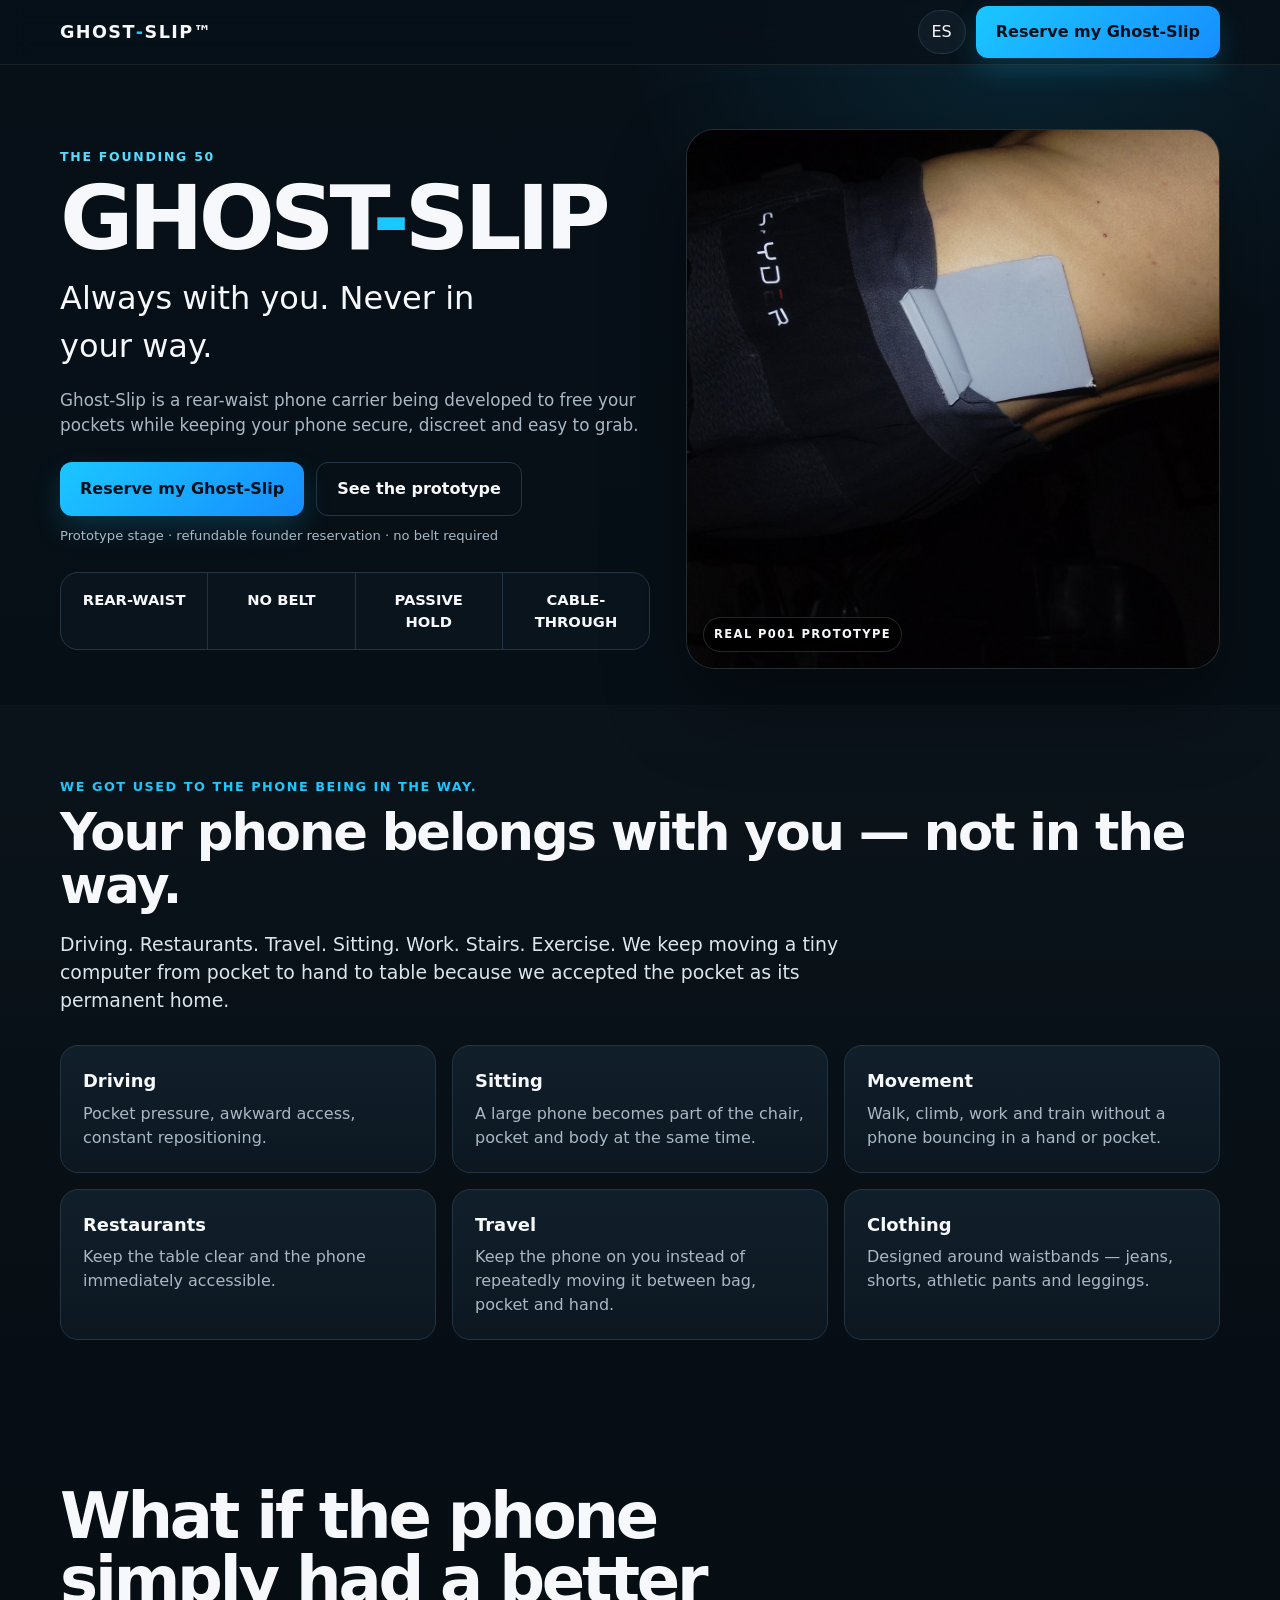
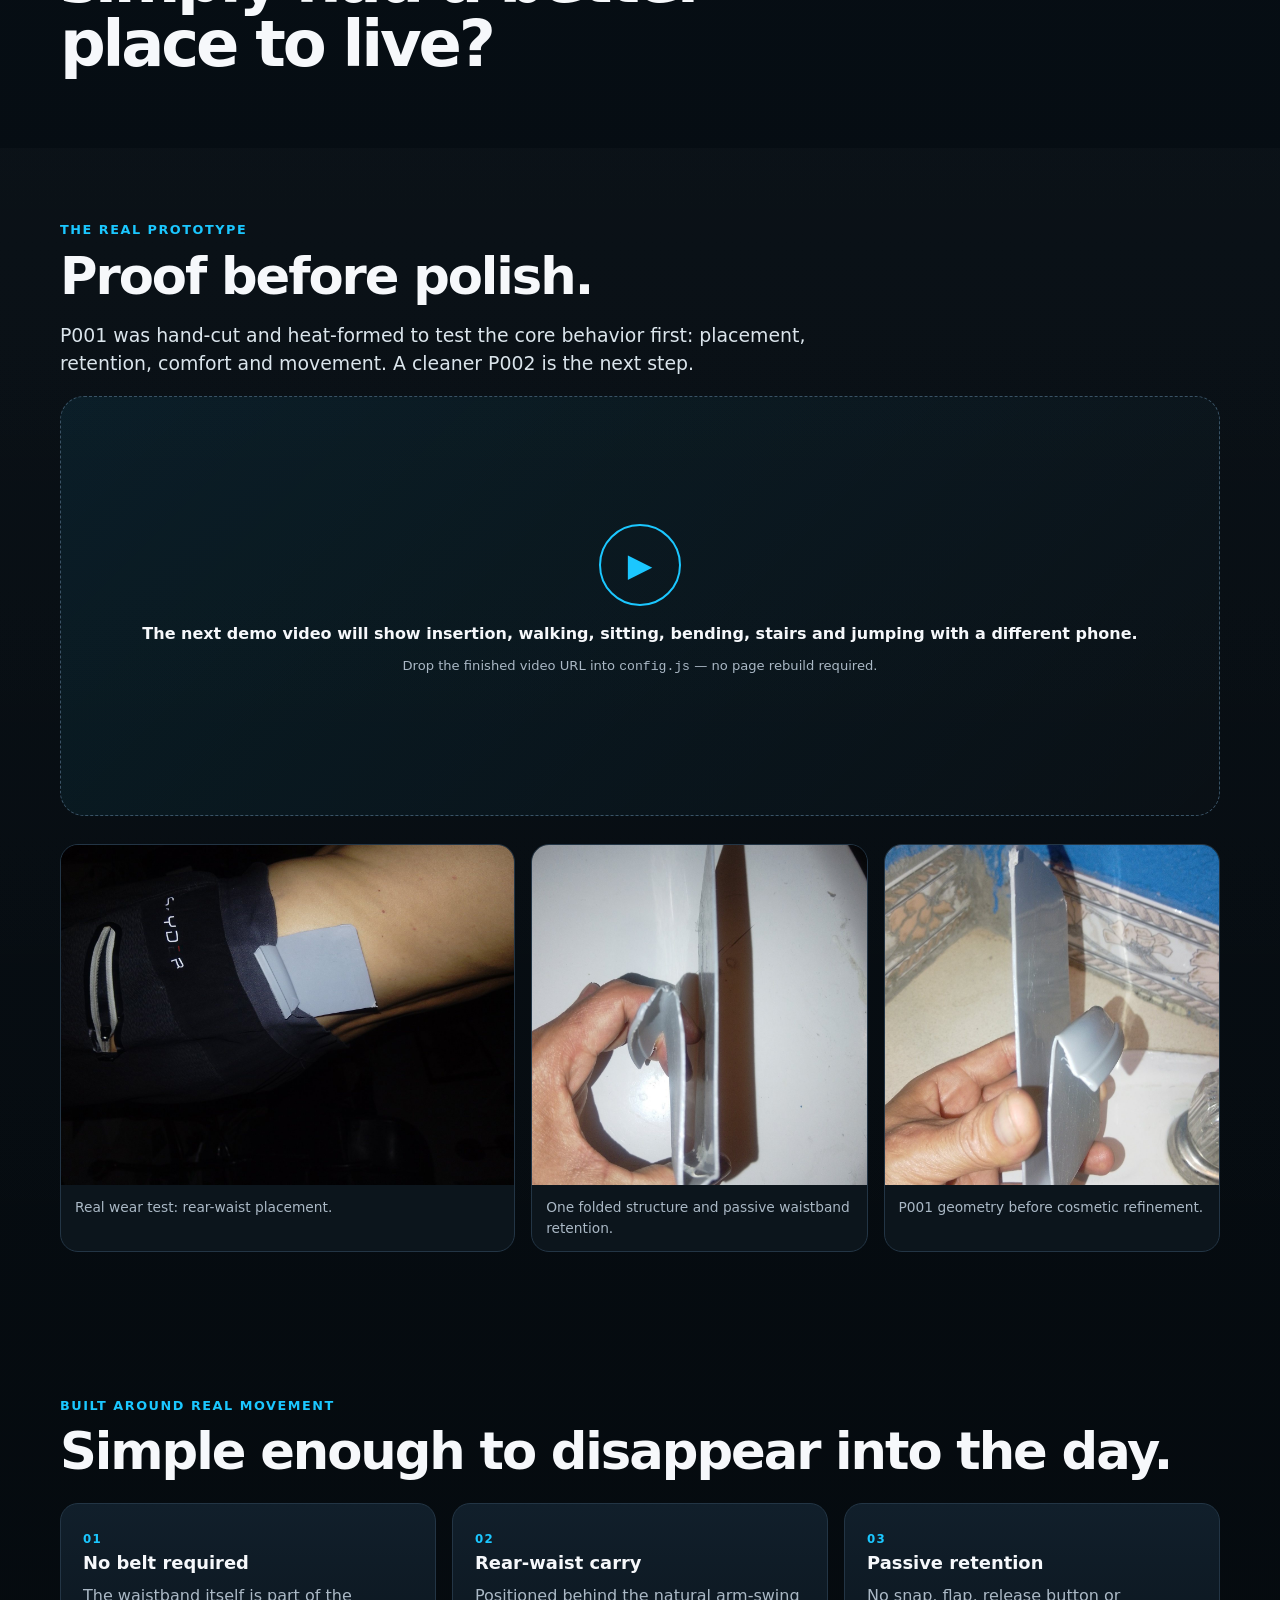
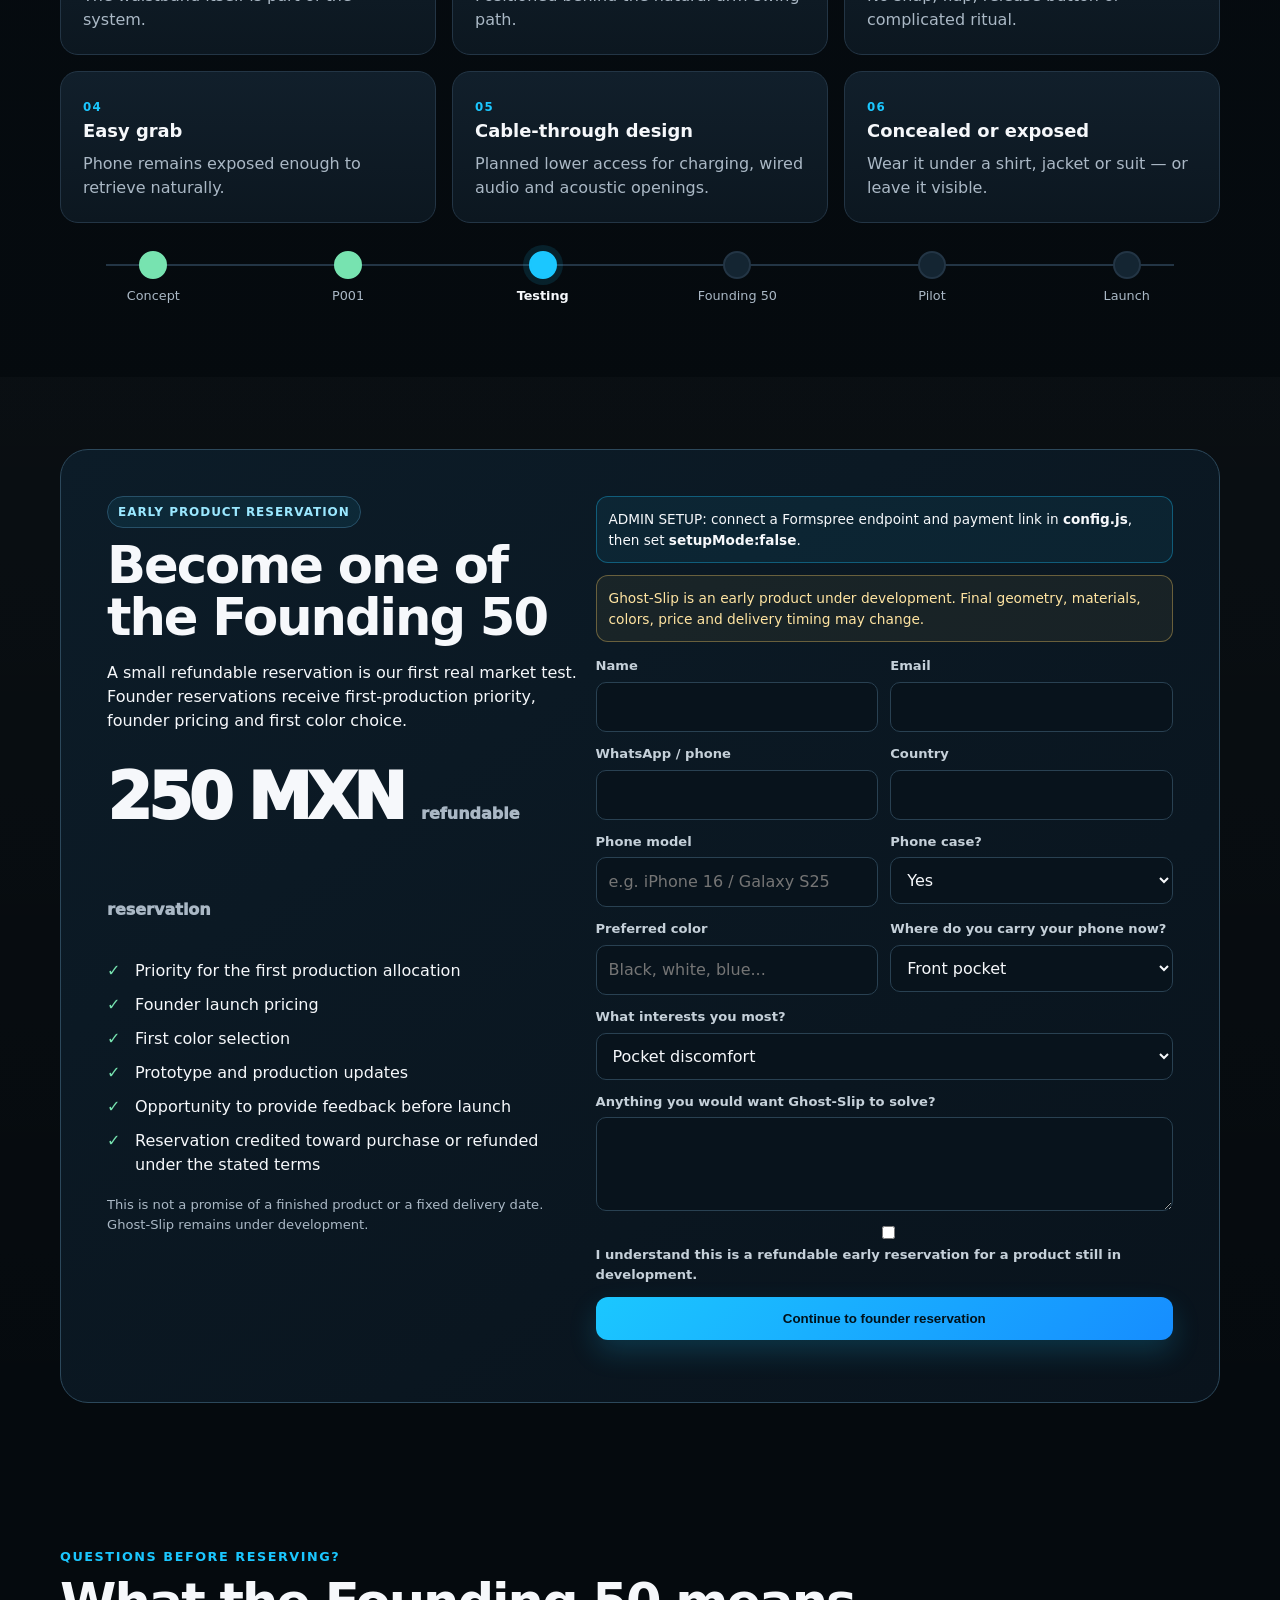
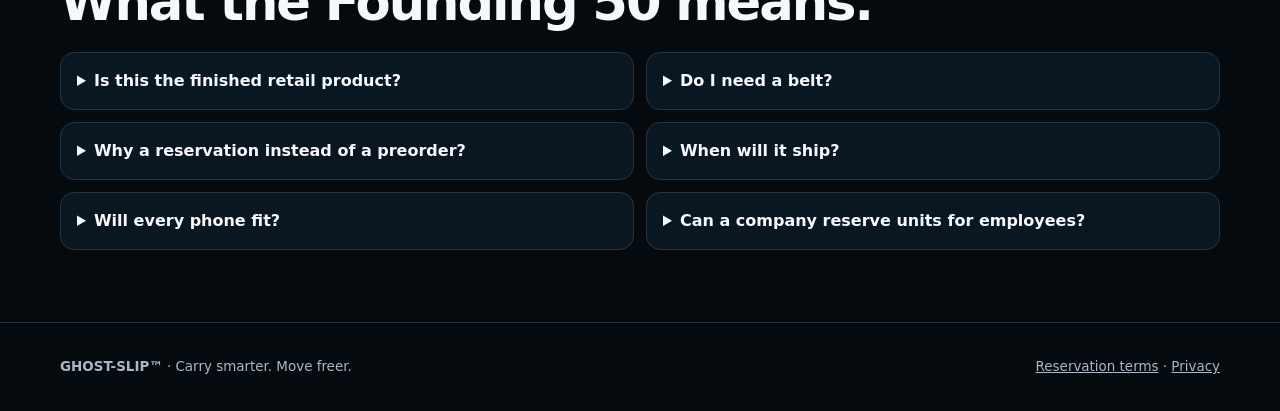
<file: GHOStWebPag/index.html>
<!doctype html>
<html lang="en">
<head>
<meta charset="utf-8">
<meta name="viewport" content="width=device-width,initial-scale=1">
<title>Ghost-Slip™ — The Founding 50</title>
<meta name="description" content="Ghost-Slip rear-waist phone carry. Always with you. Never in your way. Reserve one of the Founding 50.">
<meta property="og:title" content="Ghost-Slip™ — The Founding 50">
<meta property="og:description" content="Your phone belongs with you — not in the way.">
<meta property="og:image" content="assets/prototype-worn.jpg">
<link rel="stylesheet" href="styles.css">
<script defer src="config.js"></script>
<script defer src="app.js"></script>
</head>
<body>
<header class="topbar">
  <div class="wrap nav">
    <div class="brand">GHOST<b>-</b>SLIP™</div>
    <div class="nav-right">
      <button class="lang" id="langBtn" type="button">ES</button>
      <a class="cta" href="#reserve" data-i18n="reserve">Reserve my Ghost-Slip</a>
    </div>
  </div>
</header>

<main>
<section class="hero">
  <div class="wrap hero-grid">
    <div>
      <div class="eyebrow" id="campaignName">The Founding 50</div>
      <h1>GHOST<span>-</span>SLIP</h1>
      <p class="subhead" data-i18n="title">Always with you. Never in your way.</p>
      <p class="lede" data-i18n="lede">Ghost-Slip is a rear-waist phone carrier being developed to free your pockets while keeping your phone secure, discreet and easy to grab.</p>
      <div class="hero-actions">
        <a class="cta" href="#reserve" data-i18n="reserve">Reserve my Ghost-Slip</a>
        <a class="cta secondary" href="#prototype" data-i18n="watch">See the prototype</a>
      </div>
      <p class="micro">Prototype stage · refundable founder reservation · no belt required</p>
      <div class="trust-strip">
        <div>REAR-WAIST</div><div>NO BELT</div><div>PASSIVE HOLD</div><div>CABLE-THROUGH</div>
      </div>
    </div>
    <div class="hero-photo">
      <img src="assets/prototype-worn.jpg" alt="Real Ghost-Slip P001 prototype worn at the rear waist">
    </div>
  </div>
</section>

<section class="section alt">
  <div class="wrap">
    <div class="kicker" data-i18n="problem">We got used to the phone being in the way.</div>
    <h2 data-i18n="hero">Your phone belongs with you — not in the way.</h2>
    <p class="big" data-i18n="problemText">Driving. Restaurants. Travel. Sitting. Work. Stairs. Exercise. We keep moving a tiny computer from pocket to hand to table because we accepted the pocket as its permanent home.</p>
    <div class="problem-grid">
      <article class="card"><strong>Driving</strong><p>Pocket pressure, awkward access, constant repositioning.</p></article>
      <article class="card"><strong>Sitting</strong><p>A large phone becomes part of the chair, pocket and body at the same time.</p></article>
      <article class="card"><strong>Movement</strong><p>Walk, climb, work and train without a phone bouncing in a hand or pocket.</p></article>
      <article class="card"><strong>Restaurants</strong><p>Keep the table clear and the phone immediately accessible.</p></article>
      <article class="card"><strong>Travel</strong><p>Keep the phone on you instead of repeatedly moving it between bag, pocket and hand.</p></article>
      <article class="card"><strong>Clothing</strong><p>Designed around waistbands — jeans, shorts, athletic pants and leggings.</p></article>
    </div>
  </div>
</section>

<section class="section">
  <div class="wrap">
    <div class="statement" data-i18n="answer">What if the phone simply had a <em>better place to live?</em></div>
  </div>
</section>

<section class="section alt" id="prototype">
  <div class="wrap">
    <div class="kicker" data-i18n="demo">The real prototype</div>
    <h2>Proof before polish.</h2>
    <p class="big">P001 was hand-cut and heat-formed to test the core behavior first: placement, retention, comfort and movement. A cleaner P002 is the next step.</p>
    <div class="video-shell" id="videoShell">
      <div class="video-placeholder">
        <div class="play">▶</div>
        <strong data-i18n="demoText">The next demo video will show insertion, walking, sitting, bending, stairs and jumping with a different phone.</strong>
        <p class="micro">Drop the finished video URL into <code>config.js</code> — no page rebuild required.</p>
      </div>
    </div>
    <div class="gallery">
      <figure><img src="assets/prototype-worn.jpg" alt="Ghost-Slip prototype worn"><figcaption>Real wear test: rear-waist placement.</figcaption></figure>
      <figure><img src="assets/prototype-side.jpg" alt="Ghost-Slip side geometry"><figcaption>One folded structure and passive waistband retention.</figcaption></figure>
      <figure><img src="assets/prototype-perspective.jpg" alt="Ghost-Slip prototype perspective"><figcaption>P001 geometry before cosmetic refinement.</figcaption></figure>
    </div>
  </div>
</section>

<section class="section">
  <div class="wrap">
    <div class="kicker" data-i18n="features">Built around real movement</div>
    <h2>Simple enough to disappear into the day.</h2>
    <div class="feature-grid">
      <article class="card"><span class="feature-num">01</span><strong>No belt required</strong><p>The waistband itself is part of the system.</p></article>
      <article class="card"><span class="feature-num">02</span><strong>Rear-waist carry</strong><p>Positioned behind the natural arm-swing path.</p></article>
      <article class="card"><span class="feature-num">03</span><strong>Passive retention</strong><p>No snap, flap, release button or complicated ritual.</p></article>
      <article class="card"><span class="feature-num">04</span><strong>Easy grab</strong><p>Phone remains exposed enough to retrieve naturally.</p></article>
      <article class="card"><span class="feature-num">05</span><strong>Cable-through design</strong><p>Planned lower access for charging, wired audio and acoustic openings.</p></article>
      <article class="card"><span class="feature-num">06</span><strong>Concealed or exposed</strong><p>Wear it under a shirt, jacket or suit — or leave it visible.</p></article>
    </div>
    <div class="status">
      <div class="step done"><i></i>Concept</div>
      <div class="step done"><i></i>P001</div>
      <div class="step active"><i></i>Testing</div>
      <div class="step"><i></i>Founding 50</div>
      <div class="step"><i></i>Pilot</div>
      <div class="step"><i></i>Launch</div>
    </div>
  </div>
</section>

<section class="section alt" id="reserve">
  <div class="wrap founder-wrap">
    <div class="founder-grid">
      <div>
        <span class="badge">EARLY PRODUCT RESERVATION</span>
        <h2 data-i18n="founding">Become one of the Founding 50</h2>
        <p data-i18n="reserveText">A small refundable reservation is our first real market test. Founder reservations receive first-production priority, founder pricing and first color choice.</p>
        <div class="price"><span id="depositAmount">250 MXN</span> <small>refundable reservation</small></div>
        <ul class="checks">
          <li>Priority for the first production allocation</li>
          <li>Founder launch pricing</li>
          <li>First color selection</li>
          <li>Prototype and production updates</li>
          <li>Opportunity to provide feedback before launch</li>
          <li>Reservation credited toward purchase or refunded under the stated terms</li>
        </ul>
        <p class="micro">This is not a promise of a finished product or a fixed delivery date. Ghost-Slip remains under development.</p>
      </div>
      <div>
        <div class="setup-alert">ADMIN SETUP: connect a Formspree endpoint and payment link in <strong>config.js</strong>, then set <strong>setupMode:false</strong>.</div>
        <div class="notice">Ghost-Slip is an early product under development. Final geometry, materials, colors, price and delivery timing may change.</div>
        <form id="reserveForm" class="form">
          <div class="field"><label>Name</label><input required name="name" autocomplete="name"></div>
          <div class="field"><label>Email</label><input required type="email" name="email" autocomplete="email"></div>
          <div class="field"><label>WhatsApp / phone</label><input name="phone" autocomplete="tel"></div>
          <div class="field"><label>Country</label><input required name="country" autocomplete="country-name"></div>
          <div class="field"><label>Phone model</label><input required name="phone_model" placeholder="e.g. iPhone 16 / Galaxy S25"></div>
          <div class="field"><label>Phone case?</label><select name="case"><option>Yes</option><option>No</option><option>Sometimes</option></select></div>
          <div class="field"><label>Preferred color</label><input name="color" placeholder="Black, white, blue..."></div>
          <div class="field"><label>Where do you carry your phone now?</label><select name="current_carry"><option>Front pocket</option><option>Back pocket</option><option>Purse / bag</option><option>Hand</option><option>Belt holster</option><option>Other</option></select></div>
          <div class="field full"><label>What interests you most?</label>
            <select name="reason"><option>Pocket discomfort</option><option>Work</option><option>Exercise / movement</option><option>Driving</option><option>Travel</option><option>Wired audio / cables</option><option>Clothing with poor pockets</option><option>Other</option></select>
          </div>
          <div class="field full"><label>Anything you would want Ghost-Slip to solve?</label><textarea name="comment"></textarea></div>
          <div class="field full"><label><input required type="checkbox" name="terms" value="accepted"> I understand this is a refundable early reservation for a product still in development.</label></div>
          <div class="field full"><button class="cta" type="submit">Continue to founder reservation</button><div class="form-status" id="formStatus"></div></div>
        </form>
      </div>
    </div>
  </div>
</section>

<section class="section">
  <div class="wrap">
    <div class="kicker" data-i18n="faq">Questions before reserving?</div>
    <h2>What the Founding 50 means.</h2>
    <div class="faq">
      <details><summary>Is this the finished retail product?</summary><p>No. The page deliberately shows the real development stage. P001 proved core behavior; P002 and later prototypes refine geometry, materials, edges, ports and production quality.</p></details>
      <details><summary>Do I need a belt?</summary><p>The current concept is specifically being developed to work from the waistband itself, including jeans, shorts and elastic-waist garments.</p></details>
      <details><summary>Why a reservation instead of a preorder?</summary><p>The goal is to measure genuine demand while the product is still being refined. A small refundable reservation creates stronger evidence than a survey response without charging the full product price.</p></details>
      <details><summary>When will it ship?</summary><p>No fixed date is promised at this stage. Founders receive development updates and priority when a production-ready version is approved.</p></details>
      <details><summary>Will every phone fit?</summary><p>Broad compatibility is a design objective, not yet a final claim. Founder phone-model data helps determine the launch geometry and size strategy.</p></details>
      <details><summary>Can a company reserve units for employees?</summary><p>Yes. Corporate gifting is part of the commercialization plan. Use the comment field to mention approximate quantity and company use.</p></details>
    </div>
  </div>
</section>
</main>

<footer class="footer">
  <div class="wrap footer-grid">
    <div><strong>GHOST-SLIP™</strong> · Carry smarter. Move freer.</div>
    <div><a href="reservation-terms.html">Reservation terms</a> · <a href="privacy.html">Privacy</a></div>
  </div>
</footer>
</body>
</html>
</file>
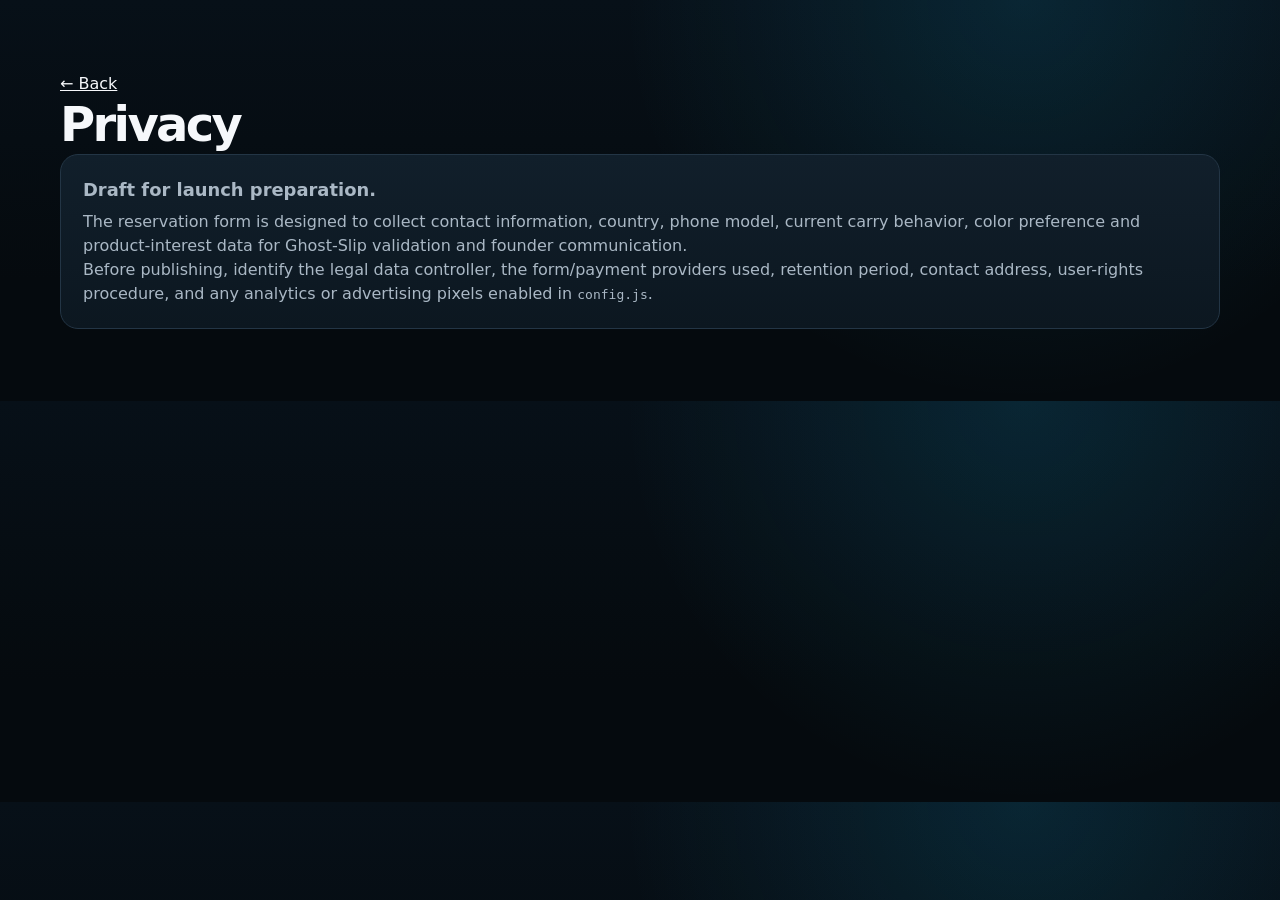
<file: GHOStWebPag/privacy.html>
<!doctype html><html><head><meta charset="utf-8"><meta name="viewport" content="width=device-width,initial-scale=1"><title>Ghost-Slip Privacy</title><link rel="stylesheet" href="styles.css"></head><body><main class="section"><div class="wrap"><a href="index.html">← Back</a><h1 style="font-size:3rem">Privacy</h1><div class="card"><p><strong>Draft for launch preparation.</strong></p><p>The reservation form is designed to collect contact information, country, phone model, current carry behavior, color preference and product-interest data for Ghost-Slip validation and founder communication.</p><p>Before publishing, identify the legal data controller, the form/payment providers used, retention period, contact address, user-rights procedure, and any analytics or advertising pixels enabled in <code>config.js</code>.</p></div></div></main></body></html>
</file>
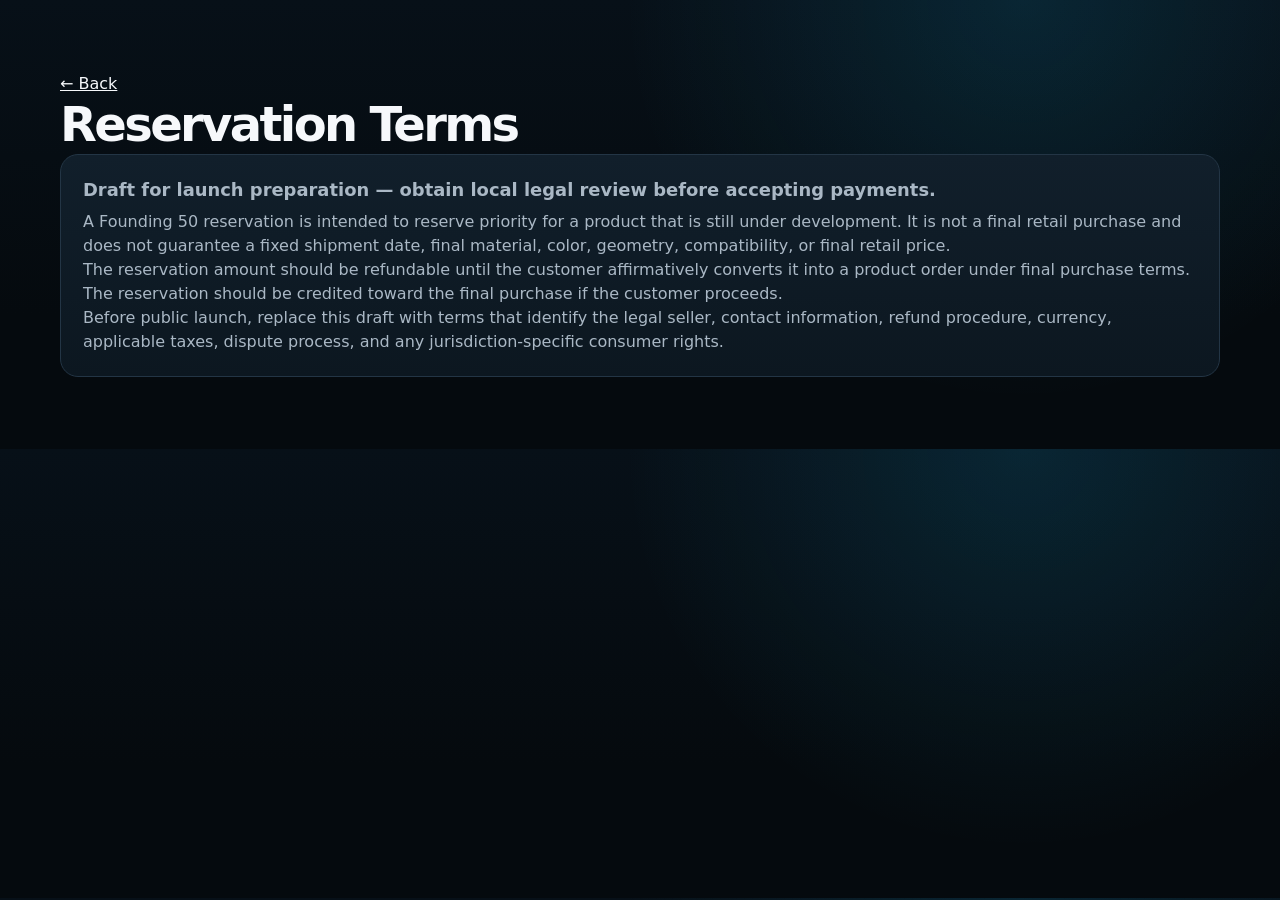
<file: GHOStWebPag/reservation-terms.html>
<!doctype html><html><head><meta charset="utf-8"><meta name="viewport" content="width=device-width,initial-scale=1"><title>Ghost-Slip Reservation Terms</title><link rel="stylesheet" href="styles.css"></head><body><main class="section"><div class="wrap"><a href="index.html">← Back</a><h1 style="font-size:3rem">Reservation Terms</h1><div class="card"><p><strong>Draft for launch preparation — obtain local legal review before accepting payments.</strong></p><p>A Founding 50 reservation is intended to reserve priority for a product that is still under development. It is not a final retail purchase and does not guarantee a fixed shipment date, final material, color, geometry, compatibility, or final retail price.</p><p>The reservation amount should be refundable until the customer affirmatively converts it into a product order under final purchase terms. The reservation should be credited toward the final purchase if the customer proceeds.</p><p>Before public launch, replace this draft with terms that identify the legal seller, contact information, refund procedure, currency, applicable taxes, dispute process, and any jurisdiction-specific consumer rights.</p></div></div></main></body></html>
</file>
<file: GHOStWebPag/styles.css>
:root{
  --bg:#071018;
  --bg2:#0b1722;
  --card:#101d29;
  --ink:#f6f8fb;
  --muted:#aab8c5;
  --line:#233545;
  --cyan:#1bc7ff;
  --cyan2:#55ddff;
  --good:#77e3b0;
  --warn:#ffd166;
  --max:1160px;
}
*{box-sizing:border-box}
html{scroll-behavior:smooth}
body{
  margin:0;background:
  radial-gradient(circle at 80% 0%,rgba(27,199,255,.12),transparent 25rem),
  linear-gradient(180deg,var(--bg),#050a0e 70%);
  color:var(--ink);font-family:Inter,ui-sans-serif,system-ui,-apple-system,BlinkMacSystemFont,"Segoe UI",sans-serif;
  line-height:1.5;
}
a{color:inherit}
.wrap{width:min(var(--max),calc(100% - 32px));margin:auto}
.topbar{
  position:sticky;top:0;z-index:20;background:rgba(7,16,24,.88);backdrop-filter:blur(14px);
  border-bottom:1px solid rgba(255,255,255,.08)
}
.nav{display:flex;align-items:center;justify-content:space-between;min-height:64px;gap:14px}
.brand{font-weight:900;letter-spacing:.08em;font-size:1.1rem}
.brand b{color:var(--cyan)}
.nav-right{display:flex;gap:10px;align-items:center}
.lang,.ghost-btn{
  border:1px solid var(--line);background:#0f1b25;color:var(--ink);border-radius:999px;padding:9px 13px;
  font:inherit;cursor:pointer
}
.cta{display:inline-flex;align-items:center;justify-content:center;gap:8px;border:0;border-radius:12px;
  background:linear-gradient(135deg,var(--cyan),#168dff);color:#00111a;font-weight:900;padding:14px 20px;
  text-decoration:none;box-shadow:0 12px 28px rgba(27,199,255,.18);cursor:pointer}
.cta.secondary{background:transparent;color:var(--ink);border:1px solid var(--line);box-shadow:none}
.hero{padding:64px 0 36px}
.hero-grid{display:grid;grid-template-columns:1.05fr .95fr;gap:36px;align-items:center}
.eyebrow{color:var(--cyan2);font-weight:800;letter-spacing:.14em;text-transform:uppercase;font-size:.78rem}
h1{font-size:clamp(2.8rem,7vw,6.5rem);line-height:.88;margin:.14em 0 .18em;letter-spacing:-.055em}
h1 span{color:var(--cyan)}
.subhead{font-size:clamp(1.25rem,2.5vw,2rem);max-width:22ch;margin:0 0 18px}
.lede{color:var(--muted);font-size:1.05rem;max-width:62ch}
.hero-actions{display:flex;gap:12px;flex-wrap:wrap;margin-top:24px}
.micro{font-size:.82rem;color:var(--muted);margin-top:10px}
.hero-photo{
  min-height:540px;border-radius:28px;border:1px solid rgba(255,255,255,.1);overflow:hidden;position:relative;
  background:#0e151c;box-shadow:0 36px 80px rgba(0,0,0,.38)
}
.hero-photo img{width:100%;height:100%;position:absolute;inset:0;object-fit:cover;object-position:center}
.hero-photo:after{content:"REAL P001 PROTOTYPE";position:absolute;left:16px;bottom:16px;background:rgba(0,0,0,.7);
  border:1px solid rgba(255,255,255,.14);font-size:.72rem;font-weight:800;letter-spacing:.12em;padding:8px 10px;border-radius:999px}
.trust-strip{display:grid;grid-template-columns:repeat(4,1fr);gap:1px;background:var(--line);border:1px solid var(--line);border-radius:18px;overflow:hidden;margin:26px 0 0}
.trust-strip div{background:#0a141d;padding:16px;text-align:center;font-weight:800;font-size:.92rem}
.section{padding:72px 0}
.section.alt{background:linear-gradient(180deg,rgba(255,255,255,.02),transparent)}
.kicker{color:var(--cyan);font-weight:900;text-transform:uppercase;letter-spacing:.12em;font-size:.8rem}
h2{font-size:clamp(2rem,4vw,3.7rem);line-height:1.02;margin:.2em 0 .35em;letter-spacing:-.04em}
.section p.big{font-size:1.18rem;color:#dbe5ec;max-width:780px}
.problem-grid,.feature-grid,.founder-grid,.gallery{display:grid;gap:16px}
.problem-grid{grid-template-columns:repeat(3,1fr);margin-top:30px}
.card{background:linear-gradient(180deg,#111f2b,#0c1720);border:1px solid var(--line);border-radius:18px;padding:22px}
.card strong{display:block;font-size:1.12rem;margin-bottom:7px}
.card p{margin:0;color:var(--muted)}
.statement{font-size:clamp(2rem,5vw,4.5rem);font-weight:900;line-height:1;letter-spacing:-.05em;max-width:18ch}
.statement em{color:var(--cyan);font-style:normal}
.video-shell{
  min-height:420px;border-radius:24px;border:1px dashed #3a5366;background:
  linear-gradient(135deg,rgba(27,199,255,.08),rgba(255,255,255,.01));
  display:grid;place-items:center;text-align:center;padding:24px;overflow:hidden
}
.video-shell iframe{width:100%;aspect-ratio:16/9;border:0;border-radius:18px}
.video-placeholder .play{width:82px;height:82px;border-radius:50%;margin:0 auto 16px;display:grid;place-items:center;
  border:2px solid var(--cyan);color:var(--cyan);font-size:2rem}
.feature-grid{grid-template-columns:repeat(3,1fr);margin-top:26px}
.feature-num{font-size:.74rem;color:var(--cyan);font-weight:900;letter-spacing:.1em}
.gallery{grid-template-columns:1.15fr .85fr .85fr;margin-top:28px}
.gallery figure{margin:0;overflow:hidden;border-radius:18px;border:1px solid var(--line);background:#0c151c}
.gallery img{width:100%;height:340px;display:block;object-fit:cover}
.gallery figure:first-child img{height:340px}
.gallery figcaption{padding:12px 14px;color:var(--muted);font-size:.86rem}
.status{display:flex;align-items:center;justify-content:space-between;gap:8px;margin:28px 0 0;position:relative}
.status:before{content:"";position:absolute;left:4%;right:4%;top:13px;height:2px;background:var(--line);z-index:0}
.step{position:relative;z-index:1;text-align:center;flex:1;color:var(--muted);font-size:.8rem}
.step i{width:28px;height:28px;background:#142532;border:2px solid var(--line);display:block;border-radius:50%;margin:0 auto 7px}
.step.done i{background:var(--good);border-color:var(--good)}
.step.active{color:var(--ink);font-weight:800}.step.active i{background:var(--cyan);border-color:var(--cyan);box-shadow:0 0 0 6px rgba(27,199,255,.12)}
.founder-wrap{background:linear-gradient(145deg,#0c1c28,#09131c);border:1px solid #2c485b;border-radius:28px;padding:clamp(22px,5vw,46px)}
.founder-grid{grid-template-columns:.9fr 1.1fr;align-items:start}
.price{font-size:4rem;font-weight:950;letter-spacing:-.06em}.price small{font-size:1rem;color:var(--muted);letter-spacing:0}
.checks{padding:0;margin:18px 0;list-style:none}
.checks li{margin:10px 0;padding-left:28px;position:relative}.checks li:before{content:"✓";position:absolute;left:0;color:var(--good);font-weight:900}
.form{display:grid;grid-template-columns:1fr 1fr;gap:12px}
.field{display:flex;flex-direction:column;gap:6px}
.field.full{grid-column:1/-1}
label{font-size:.82rem;color:#c5d0d9;font-weight:700}
input,select,textarea{
  width:100%;border:1px solid #294152;background:#08131c;color:var(--ink);border-radius:10px;padding:12px;font:inherit
}
textarea{min-height:94px;resize:vertical}
.notice{border:1px solid rgba(255,209,102,.35);background:rgba(255,209,102,.06);color:#ffe4a1;border-radius:12px;padding:12px;font-size:.86rem;margin-bottom:14px}
.setup-alert{display:none;border:1px solid rgba(27,199,255,.35);background:rgba(27,199,255,.07);padding:12px;border-radius:12px;font-size:.85rem;margin-bottom:12px}
.form-status{font-size:.86rem;margin-top:10px;color:var(--muted)}
.faq{display:grid;grid-template-columns:1fr 1fr;gap:12px;margin-top:24px}
details{border:1px solid var(--line);background:#0b1720;border-radius:14px;padding:16px}
summary{cursor:pointer;font-weight:800}details p{color:var(--muted)}
.footer{padding:34px 0;border-top:1px solid var(--line);color:var(--muted);font-size:.84rem}
.footer-grid{display:flex;justify-content:space-between;gap:20px;flex-wrap:wrap}
.badge{display:inline-block;border:1px solid #275068;background:rgba(27,199,255,.08);color:#9be8ff;border-radius:999px;padding:6px 10px;font-size:.75rem;font-weight:900;letter-spacing:.08em}
.hidden{display:none!important}
@media(max-width:900px){
 .hero-grid,.founder-grid{grid-template-columns:1fr}.hero-photo{min-height:430px}.feature-grid,.problem-grid{grid-template-columns:1fr 1fr}
 .gallery{grid-template-columns:1fr 1fr}.gallery figure:first-child{grid-column:1/-1}
}
@media(max-width:620px){
 .wrap{width:min(100% - 22px,var(--max))}.nav .cta{display:none}.hero{padding-top:38px}.hero-photo{min-height:390px}
 .feature-grid,.problem-grid,.gallery,.faq{grid-template-columns:1fr}.gallery figure:first-child{grid-column:auto}
 .form{grid-template-columns:1fr}.field.full{grid-column:auto}
 .trust-strip{grid-template-columns:1fr 1fr}.status{overflow:auto;justify-content:flex-start}.step{min-width:100px}
 .price{font-size:3.2rem}
}
</file>
